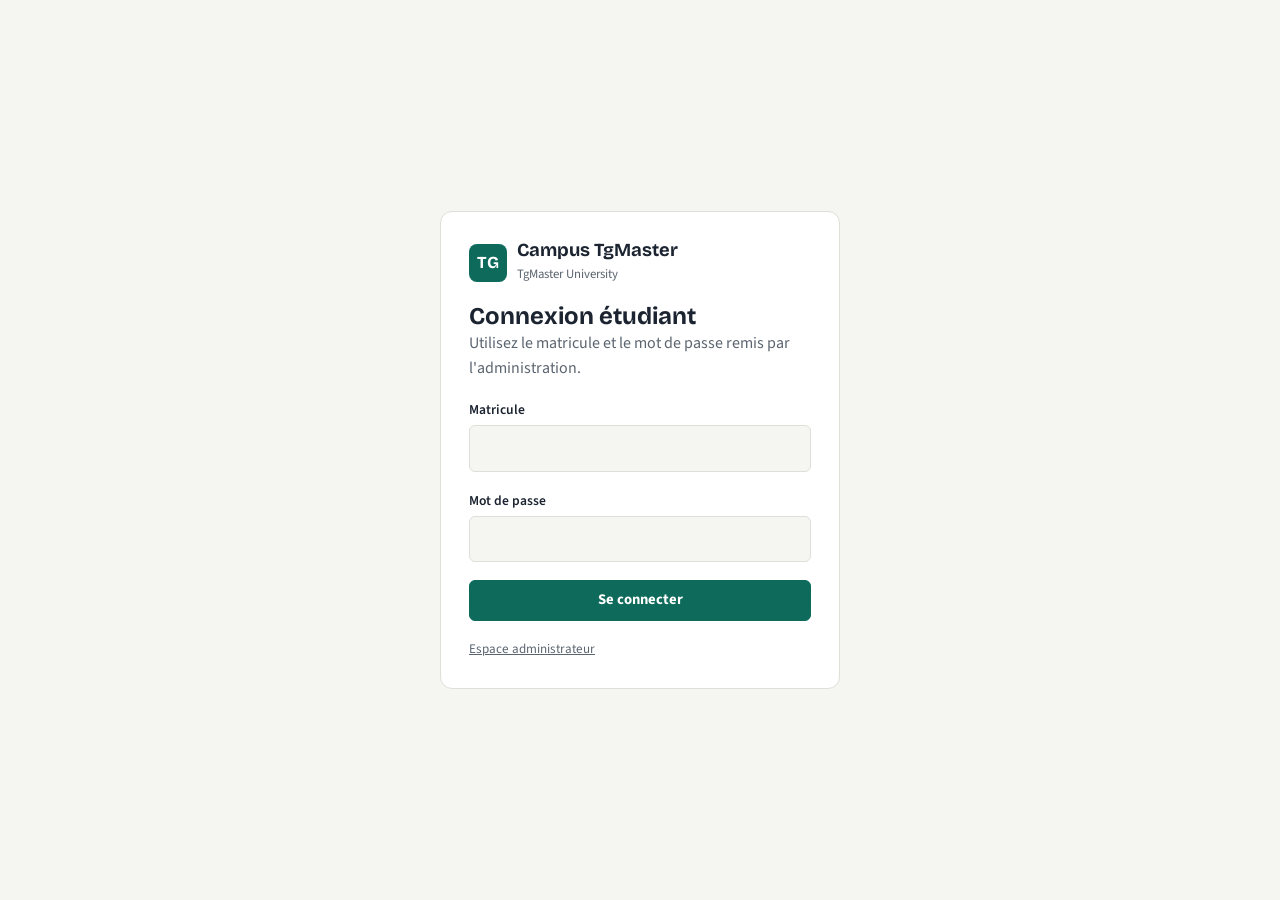
<file: index.html>
<!doctype html>
<html lang="fr">
<head>
<meta charset="utf-8">
<meta name="viewport" content="width=device-width, initial-scale=1">
<meta name="robots" content="noindex">
<title>Campus TgMaster</title>
<link rel="preconnect" href="https://fonts.googleapis.com">
<link rel="preconnect" href="https://fonts.gstatic.com" crossorigin>
<link rel="stylesheet" href="https://fonts.googleapis.com/css2?family=Bricolage+Grotesque:opsz,wght@12..96,500;12..96,700&family=Source+Sans+3:wght@400;600;700&family=JetBrains+Mono:wght@500&display=swap">
<link rel="stylesheet" href="assets/app.css">
</head>
<body>

<div class="auth" id="auth" hidden>
  <form class="auth-box" id="login-form" autocomplete="on">
    <div class="brand">
      <div class="brand-mark">TG</div>
      <div><b>Campus TgMaster</b><span>TgMaster University</span></div>
    </div>
    <div><h1>Connexion étudiant</h1><p>Utilisez le matricule et le mot de passe remis par l'administration.</p></div>
    <div class="msg err" id="login-err" hidden></div>
    <div class="field"><label for="login-mat">Matricule</label><input id="login-mat" name="username" autocomplete="username" required autocapitalize="characters"></div>
    <div class="field"><label for="login-pw">Mot de passe</label><input id="login-pw" name="password" type="password" autocomplete="current-password" required></div>
    <button class="btn primary" type="submit" id="login-btn">Se connecter</button>
    <a class="note-sample" href="admin.html">Espace administrateur</a>
  </form>
</div>

<div class="shell" id="shell" hidden>
  <aside class="side">
    <div class="brand">
      <div class="brand-mark">TG</div>
      <div><b>Campus TgMaster</b><span>TgMaster University</span></div>
    </div>
    <nav class="nav" aria-label="Navigation principale">
      <button id="nav-catalogue" data-view="catalogue">Catalogue</button>
      <button id="nav-dashboard" data-view="dashboard">Ma progression <span class="mono" id="nav-count"></span></button>
      <button id="nav-account" data-view="account">Mon compte</button>
    </nav>
    <div class="me who">
      <b id="who-name"></b>
      <span class="mono" id="who-mat"></span>
      <button class="link" id="logout">Se déconnecter</button>
    </div>
  </aside>
  <main class="main"><div class="wrap" id="app"></div></main>
</div>

<script src="assets/student.js"></script>
</body>
</html>
</file>
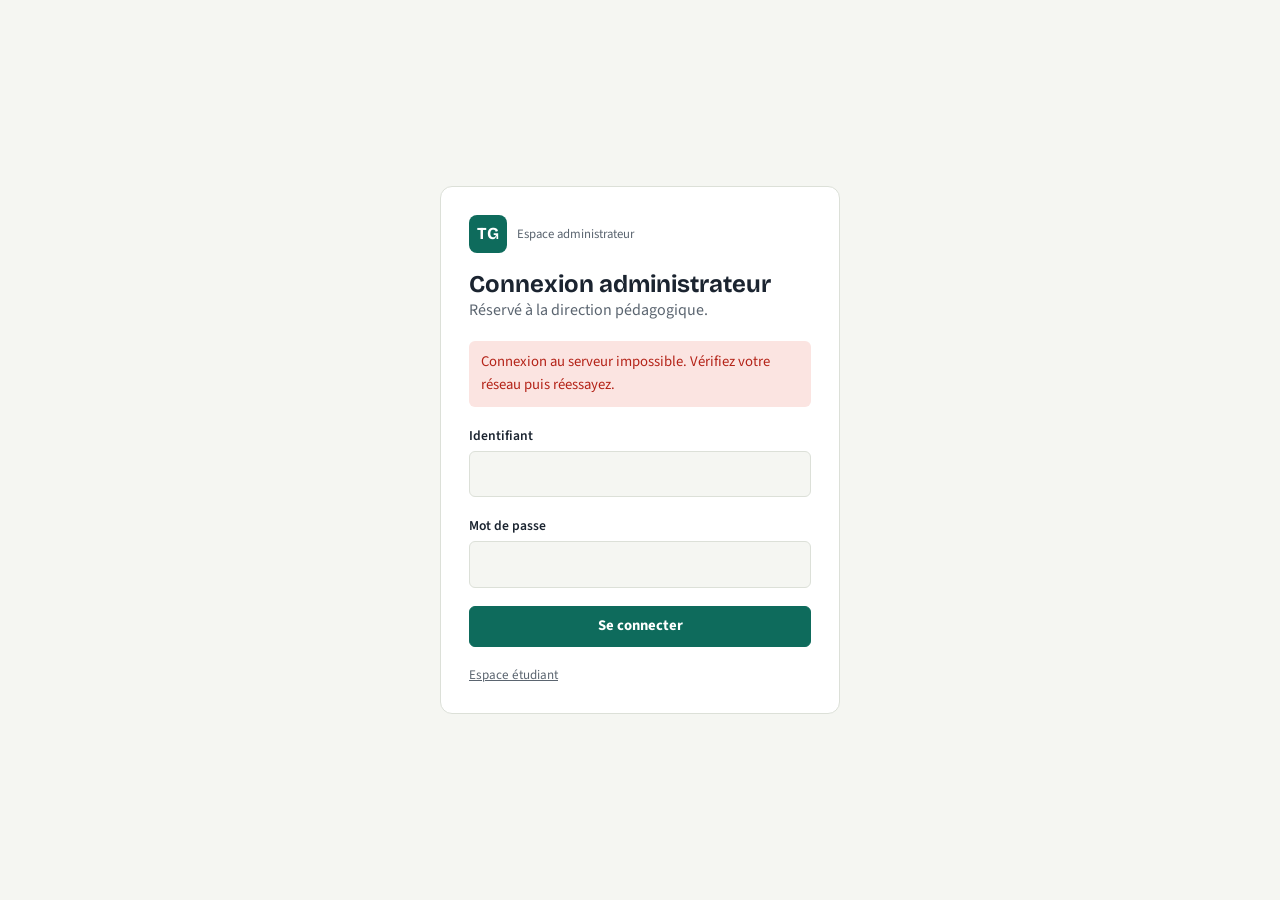
<file: admin.html>
<!doctype html>
<html lang="fr">
<head>
<meta charset="utf-8">
<meta name="viewport" content="width=device-width, initial-scale=1">
<meta name="robots" content="noindex">
<title>Administration · Campus TgMaster</title>
<link rel="preconnect" href="https://fonts.googleapis.com">
<link rel="preconnect" href="https://fonts.gstatic.com" crossorigin>
<link rel="stylesheet" href="https://fonts.googleapis.com/css2?family=Bricolage+Grotesque:opsz,wght@12..96,500;12..96,700&family=Source+Sans+3:wght@400;600;700&family=JetBrains+Mono:wght@500&display=swap">
<link rel="stylesheet" href="assets/app.css">
</head>
<body>

<div class="auth" id="auth" hidden>
  <form class="auth-box" id="auth-form" autocomplete="on">
    <div class="brand">
      <div class="brand-mark">TG</div>
      <div><span>Espace administrateur</span></div>
    </div>
    <div><h1 id="auth-title">Connexion administrateur</h1><p id="auth-text">Réservé à la direction pédagogique.</p></div>
    <div class="msg err" id="auth-err" hidden></div>
    <div class="field"><label for="a-user">Identifiant</label><input id="a-user" name="username" autocomplete="username" required></div>
    <div class="field"><label for="a-pw">Mot de passe</label><input id="a-pw" name="password" type="password" autocomplete="current-password" required><small id="a-pw-help" hidden>10 caractères au minimum. Notez-le : il n'existe pas de récupération automatique.</small></div>
    <button class="btn primary" type="submit" id="auth-btn">Se connecter</button>
    <a class="note-sample" href="index.html">Espace étudiant</a>
  </form>
</div>

<div class="shell" id="shell" hidden>
  <aside class="side">
    <div class="brand">
      <div class="brand-mark">TG</div>
      <div><b>TgMaster University</b><span>Espace administrateur</span></div>
    </div>
    <nav class="nav" aria-label="Navigation administrateur">
      <button data-view="students">Étudiants <span class="mono" id="n-students"></span></button>
      <button data-view="results">Résultats des quiz <span class="mono" id="n-results"></span></button>
      <button data-view="create">Créer des comptes</button>
      <button data-view="settings">Paramètres</button>
    </nav>
    <div class="me who">
      <button class="link" id="refresh">Actualiser les données</button>
      <button class="link" id="logout">Se déconnecter</button>
    </div>
  </aside>
  <main class="main"><div class="wrap" id="app"></div></main>
</div>

<script src="assets/admin.js"></script>
</body>
</html>
</file>
<file: assets/app.css>
:root{
  color-scheme:light;
  --bg:#F5F6F2; --surface:#FFFFFF; --sunk:#ECEEE8; --ink:#1B2430; --muted:#5B6570; --line:#DCE0D8;
  --accent:#0E6B5C; --accent-ink:#FFFFFF; --accent-soft:#DDEFEA;
  --ochre:#B7791F; --ochre-soft:#F6EAD3;
  --plum:#6B3F7A; --plum-soft:#EFE4F2;
  --ok:#1F7A3A; --bad:#B42318; --bad-soft:#FBE4E1; --ok-soft:#DFF2E4;
  --display:"Bricolage Grotesque", "Segoe UI", system-ui, sans-serif;
  --body:"Source Sans 3", "Segoe UI", system-ui, sans-serif;
  --mono:"JetBrains Mono", ui-monospace, Menlo, Consolas, monospace;
}
@media (prefers-color-scheme: dark){
  :root:not([data-theme="light"]){
    color-scheme:dark;
    --bg:#11171C; --surface:#182129; --sunk:#0D1216; --ink:#E6EAE5; --muted:#9AA5AE; --line:#2A3540;
    --accent:#3FB59C; --accent-ink:#06201B; --accent-soft:#16332D;
    --ochre:#E0A64A; --ochre-soft:#3A2D17;
    --plum:#C99BD8; --plum-soft:#34243B;
    --ok:#5CCB7C; --bad:#F2877B; --bad-soft:#3E1F1C; --ok-soft:#173422;
  }
}
:root[data-theme="dark"]{
  color-scheme:dark;
  --bg:#11171C; --surface:#182129; --sunk:#0D1216; --ink:#E6EAE5; --muted:#9AA5AE; --line:#2A3540;
  --accent:#3FB59C; --accent-ink:#06201B; --accent-soft:#16332D;
  --ochre:#E0A64A; --ochre-soft:#3A2D17;
  --plum:#C99BD8; --plum-soft:#34243B;
  --ok:#5CCB7C; --bad:#F2877B; --bad-soft:#3E1F1C; --ok-soft:#173422;
}
*{box-sizing:border-box}
html,body{background:var(--bg)}
body{color:var(--ink);font-family:var(--body);font-size:16px;line-height:1.55}
h1,h2,h3,h4{font-family:var(--display);line-height:1.15;text-wrap:balance;margin:0}
button{font:inherit;color:inherit;cursor:pointer}
button:focus-visible,a:focus-visible,input:focus-visible,textarea:focus-visible,select:focus-visible{outline:2px solid var(--accent);outline-offset:2px}
.mono{font-family:var(--mono);font-size:.78rem;font-variant-numeric:tabular-nums}
.eyebrow{font-size:.75rem;letter-spacing:.08em;text-transform:uppercase;font-weight:700;color:var(--muted)}

/* shell */
.shell{display:grid;grid-template-columns:260px 1fr;min-height:100vh}
.side{background:var(--sunk);border-right:1px solid var(--line);padding:24px 18px;display:flex;flex-direction:column;gap:24px;position:sticky;top:env(safe-area-inset-top,0px);height:100vh;overflow:auto}
.brand{display:flex;gap:10px;align-items:center}
.brand-mark{width:38px;height:38px;border-radius:8px;background:var(--accent);color:var(--accent-ink);display:grid;place-items:center;font-family:var(--display);font-weight:700;font-size:1.05rem}
.brand b{font-family:var(--display);font-size:1.15rem;display:block;line-height:1.1}
.brand span{font-size:.8rem;color:var(--muted)}
.nav{display:flex;flex-direction:column;gap:4px}
.nav button{background:none;border:0;text-align:left;padding:9px 12px;border-radius:6px;font-weight:600;color:var(--muted);display:flex;justify-content:space-between;align-items:center}
.nav button:hover{background:var(--surface);color:var(--ink)}
.nav button[aria-current="true"]{background:var(--surface);color:var(--ink);box-shadow:inset 3px 0 0 var(--accent)}
.side .me{margin-top:auto;display:flex;flex-direction:column;gap:6px}
.side label{font-size:.8rem;color:var(--muted)}
.side input{width:100%;padding:8px 10px;border:1px solid var(--line);border-radius:6px;background:var(--surface);color:var(--ink);font:inherit}
.main{padding-block:32px 64px;padding-inline:clamp(16px,4vw,48px);min-width:0}
.wrap{max-width:1080px;margin:0 auto;display:flex;flex-direction:column;gap:28px}

/* header */
.page-head{display:flex;flex-wrap:wrap;justify-content:space-between;align-items:flex-end;gap:16px}
.page-head h1{font-size:clamp(1.7rem,3.2vw,2.4rem)}
.page-head p{margin:.35rem 0 0;color:var(--muted);max-width:62ch}
.filters{display:flex;flex-wrap:wrap;gap:8px}
.chip{border:1px solid var(--line);background:var(--surface);padding:6px 12px;border-radius:999px;font-size:.88rem;font-weight:600;color:var(--muted)}
.chip[aria-pressed="true"]{background:var(--ink);color:var(--bg);border-color:var(--ink)}
.search{flex:1 1 220px;max-width:320px;padding:8px 12px;border:1px solid var(--line);border-radius:6px;background:var(--surface);color:var(--ink);font:inherit}

/* unit tags */
.unit{display:inline-flex;align-items:center;gap:6px;font-size:.75rem;font-weight:700;letter-spacing:.04em;text-transform:uppercase;padding:3px 8px;border-radius:4px}
.u-trad{background:var(--accent-soft);color:var(--accent)}
.u-lang{background:var(--plum-soft);color:var(--plum)}
.u-prat{background:var(--ochre-soft);color:var(--ochre)}

/* catalogue */
.grid{display:grid;grid-template-columns:repeat(auto-fill,minmax(290px,1fr));gap:20px}
.card h3{min-height:2.3em}
.card{background:var(--surface);border:1px solid var(--line);border-radius:10px;display:flex;flex-direction:column;overflow:hidden}
.card-top{height:92px;position:relative;border-bottom:1px solid var(--line)}
.card-top canvas{width:100%;height:100%;display:block}
.card-top .code{position:absolute;left:16px;bottom:10px;background:var(--surface);padding:2px 8px;border-radius:4px}
.card-body{padding:16px 18px 18px;display:flex;flex-direction:column;gap:10px;flex:1}
.card h3{font-size:1.2rem}
.card p{margin:0;color:var(--muted);font-size:.95rem}
.meta{display:flex;flex-wrap:wrap;gap:14px;color:var(--muted);font-size:.85rem}
.bar{height:6px;background:var(--sunk);border-radius:99px;overflow:hidden}
.bar i{display:block;height:100%;background:var(--accent);border-radius:99px;transition:width .4s}
.card-foot{margin-top:auto;display:flex;align-items:center;justify-content:space-between;gap:12px;padding-top:6px}
.btn{border:1px solid var(--line);background:var(--surface);padding:8px 14px;border-radius:6px;font-weight:700;font-size:.92rem}
.btn:hover{border-color:var(--muted)}
.btn.primary{background:var(--accent);color:var(--accent-ink);border-color:var(--accent)}
.btn.primary:hover{filter:brightness(1.07)}
.btn:disabled{opacity:.45;cursor:not-allowed}
.empty{padding:32px;text-align:center;color:var(--muted);border:1px dashed var(--line);border-radius:10px}

/* course */
.back{background:none;border:0;color:var(--muted);font-weight:600;padding:0;align-self:flex-start}
.back:hover{color:var(--ink)}
.course{display:grid;grid-template-columns:300px 1fr;gap:28px;align-items:start}
.outline{background:var(--surface);border:1px solid var(--line);border-radius:10px;padding:18px;display:flex;flex-direction:column;gap:16px;position:sticky;top:calc(env(safe-area-inset-top,0px) + 16px)}
.outline h4{font-size:.95rem;font-family:var(--body);font-weight:700;margin-bottom:4px}
.outline ol{list-style:none;margin:0;padding:0;display:flex;flex-direction:column;gap:2px}
.lesson-btn{width:100%;display:grid;grid-template-columns:22px 1fr auto;gap:10px;align-items:center;text-align:left;background:none;border:0;padding:8px;border-radius:6px;font-size:.93rem}
.lesson-btn:hover{background:var(--sunk)}
.lesson-btn[aria-current="true"]{background:var(--accent-soft)}
.dot{width:18px;height:18px;border-radius:50%;border:2px solid var(--line);display:grid;place-items:center}
.dot.done{background:var(--accent);border-color:var(--accent)}
.dot.done::after{content:"";width:7px;height:4px;border-left:2px solid var(--accent-ink);border-bottom:2px solid var(--accent-ink);transform:rotate(-45deg) translate(1px,-1px)}
.lesson-btn .mono{color:var(--muted)}
.lesson{background:var(--surface);border:1px solid var(--line);border-radius:10px;padding:clamp(20px,3vw,36px);display:flex;flex-direction:column;gap:20px;min-width:0}
.lesson h2{font-size:clamp(1.5rem,2.6vw,2rem)}
.prose{max-width:68ch}
.prose p,.prose ul,.prose ol{margin:0 0 .9rem}
.prose h3{font-size:1.15rem;margin:1.4rem 0 .5rem}
.prose li{margin-bottom:.3rem}
.prose .tbl{overflow-x:auto;margin:0 0 1rem}
.prose table{border-collapse:collapse;width:100%;font-size:.93rem;min-width:440px}
.prose th,.prose td{text-align:left;padding:8px 10px;border-bottom:1px solid var(--line);vertical-align:top}
.prose th{font-size:.78rem;text-transform:uppercase;letter-spacing:.05em;color:var(--muted)}
.prose td:first-child{font-family:var(--mono);font-size:.85rem;white-space:nowrap}
.callout{background:var(--sunk);border-radius:8px;padding:14px 16px;margin:0 0 1rem}
.callout b{display:block;margin-bottom:4px}
.phrase{font-family:var(--mono);font-size:.86rem;background:var(--plum-soft);color:var(--plum);padding:1px 6px;border-radius:4px}
.video{display:flex;gap:14px;align-items:center;background:var(--sunk);border-radius:8px;padding:14px 16px;text-decoration:none;color:var(--ink)}
.video .play{width:42px;height:42px;border-radius:50%;background:var(--ink);flex:none;display:grid;place-items:center}
.video .play::after{content:"";border-left:12px solid var(--bg);border-top:8px solid transparent;border-bottom:8px solid transparent;margin-left:3px}
.lesson-nav{display:flex;flex-wrap:wrap;gap:10px;justify-content:space-between;align-items:center;border-top:1px solid var(--line);padding-top:18px}
.notes textarea{width:100%;min-height:90px;padding:10px 12px;border:1px solid var(--line);border-radius:6px;background:var(--bg);color:var(--ink);font:inherit;resize:vertical}

/* quiz */
.q{display:flex;flex-direction:column;gap:10px;padding:16px 0;border-bottom:1px solid var(--line)}
.q:last-of-type{border-bottom:0}
.q p{margin:0;font-weight:600}
.opt{display:flex;gap:10px;align-items:flex-start;padding:10px 12px;border:1px solid var(--line);border-radius:6px;cursor:pointer}
.opt:hover{border-color:var(--muted)}
.opt input{margin-top:4px;accent-color:var(--accent)}
.opt.right{border-color:var(--ok);background:var(--ok-soft)}
.opt.wrong{border-color:var(--bad);background:var(--bad-soft)}
.explain{font-size:.92rem;color:var(--muted)}
.score{display:flex;gap:14px;align-items:center;padding:14px 16px;border-radius:8px}
.score.pass{background:var(--ok-soft);color:var(--ok)}
.score.fail{background:var(--bad-soft);color:var(--bad)}
.score strong{font-family:var(--display);font-size:1.6rem}

/* dashboard */
.stats{display:grid;grid-template-columns:repeat(auto-fit,minmax(170px,1fr));gap:16px}
.stat{background:var(--surface);border:1px solid var(--line);border-radius:10px;padding:16px 18px}
.stat strong{display:block;font-family:var(--display);font-size:2rem;font-variant-numeric:tabular-nums}
.stat span{color:var(--muted);font-size:.9rem}
.rows{background:var(--surface);border:1px solid var(--line);border-radius:10px}
.row{display:grid;grid-template-columns:1fr 160px 120px 120px;gap:16px;align-items:center;padding:14px 18px;border-bottom:1px solid var(--line)}
.row:last-child{border-bottom:0}
.row .t{font-weight:700}
.row .s{font-size:.85rem;color:var(--muted)}
.pill{white-space:nowrap;font-size:.78rem;font-weight:700;padding:3px 9px;border-radius:99px;justify-self:start}
.pill.done{background:var(--ok-soft);color:var(--ok)}
.pill.prog{background:var(--ochre-soft);color:var(--ochre)}
.pill.new{background:var(--sunk);color:var(--muted)}

/* certificate */
.cert{border:2px solid var(--accent);border-radius:12px;padding:clamp(20px,4vw,40px);background:var(--surface);text-align:center;display:flex;flex-direction:column;gap:10px;align-items:center;position:relative}
.cert::before{content:"";position:absolute;inset:8px;border:1px solid var(--accent-soft);border-radius:8px;pointer-events:none}
.cert h3{font-size:clamp(1.4rem,3vw,2rem)}
.cert .name{font-family:var(--display);font-size:clamp(1.3rem,3vw,1.8rem);color:var(--accent)}
.note-sample{font-size:.82rem;color:var(--muted)}

@media (max-width:860px){
  .shell{grid-template-columns:1fr}
  .side{position:static;height:auto;flex-direction:row;flex-wrap:wrap;align-items:center;gap:12px;padding:12px 16px;border-right:0;border-bottom:1px solid var(--line)}
  .nav{flex-direction:row;flex-wrap:wrap}
  .side .me{margin-top:0;flex:1 1 180px}
  .side .me label{display:none}
  .course{grid-template-columns:1fr}
  .outline{position:static}
  .row{grid-template-columns:1fr auto;}
  .row .bar-cell{grid-column:1 / -1}
}
@media (prefers-reduced-motion:reduce){*{transition:none!important}}

/* onglets et quiz */
.tabs{display:flex;gap:4px;border-bottom:1px solid var(--line);flex-wrap:wrap}
.tabs button{background:none;border:0;border-bottom:3px solid transparent;padding:10px 14px;font-weight:700;color:var(--muted);display:flex;gap:8px;align-items:center;margin-bottom:-1px}
.tabs button[aria-selected="true"]{color:var(--ink);border-bottom-color:var(--accent)}
.tabs button:hover{color:var(--ink)}
.to-quiz{display:flex;flex-wrap:wrap;gap:14px;justify-content:space-between;align-items:center;background:var(--accent-soft);border-radius:8px;padding:14px 16px;margin-top:18px}
.quiz-head{display:flex;flex-wrap:wrap;gap:10px;justify-content:space-between;align-items:center;background:var(--sunk);border-radius:8px;padding:12px 14px;position:sticky;top:env(safe-area-inset-top,0px);z-index:2}
.q{border:0;margin:0;padding:16px 0;border-bottom:1px solid var(--line);display:flex;flex-direction:column;gap:8px;min-width:0}
.q legend{padding:0;font-weight:600;margin-bottom:8px;display:flex;gap:10px;align-items:baseline}
.qn{background:var(--ink);color:var(--bg);border-radius:4px;padding:1px 6px;flex:none}
.explain{font-size:.92rem;color:var(--muted);background:var(--sunk);border-radius:6px;padding:8px 12px}
#quiz{display:flex;flex-direction:column;gap:4px}
#score{margin:10px 0}
.notes{margin-top:18px;display:flex;flex-direction:column;gap:6px}

/* base (page autonome) */
html{-webkit-text-size-adjust:100%}
body{margin:0}
img{max-width:100%}
[hidden]{display:none!important}
.card h3{min-height:0}

/* connexion */
.auth{min-height:100vh;display:grid;place-items:center;padding:24px 16px}
.auth-box{width:100%;max-width:400px;background:var(--surface);border:1px solid var(--line);border-radius:12px;padding:28px;display:flex;flex-direction:column;gap:18px}
.auth-box h1{font-size:1.5rem}
.auth-box p{margin:0;color:var(--muted)}
.field{display:flex;flex-direction:column;gap:5px}
.field label{font-size:.85rem;font-weight:600}
.field input,.field textarea,.field select{padding:10px 12px;border:1px solid var(--line);border-radius:6px;background:var(--bg);color:var(--ink);font:inherit;width:100%}
.field small{color:var(--muted)}
.msg{padding:10px 12px;border-radius:6px;font-size:.92rem}
.msg.err{background:var(--bad-soft);color:var(--bad)}
.msg.ok{background:var(--ok-soft);color:var(--ok)}
.side .who{font-size:.9rem;display:flex;flex-direction:column;gap:2px}
.side .who b{font-family:var(--body);font-size:.95rem}
.link{background:none;border:0;padding:0;color:var(--accent);font-weight:600;text-align:left}
.link:hover{text-decoration:underline}
.locked{display:flex;gap:10px;align-items:flex-start;background:var(--ochre-soft);color:var(--ink);border-radius:8px;padding:12px 14px}
.confirm{display:flex;flex-wrap:wrap;gap:10px;align-items:center;background:var(--ochre-soft);border-radius:8px;padding:12px 14px}

/* administration */
.toolbar{display:flex;flex-wrap:wrap;gap:10px;align-items:center}
.toolbar .search{max-width:280px}
.toolbar select{padding:8px 10px;border:1px solid var(--line);border-radius:6px;background:var(--surface);color:var(--ink);font:inherit}
.tbl-wrap{overflow-x:auto;background:var(--surface);border:1px solid var(--line);border-radius:10px}
table.data{border-collapse:collapse;width:100%;font-size:.93rem;min-width:760px}
table.data th,table.data td{text-align:left;padding:10px 14px;border-bottom:1px solid var(--line);vertical-align:middle}
table.data th{font-size:.75rem;text-transform:uppercase;letter-spacing:.05em;color:var(--muted);white-space:nowrap}
table.data tr:last-child td{border-bottom:0}
table.data tbody tr.click{cursor:pointer}
table.data tbody tr.click:hover{background:var(--sunk)}
table.data td.num,table.data th.num{text-align:right;font-variant-numeric:tabular-nums}
.mini{display:flex;align-items:center;gap:8px;min-width:150px}
.mini .bar{flex:1}
.panel{background:var(--surface);border:1px solid var(--line);border-radius:10px;padding:20px;display:flex;flex-direction:column;gap:16px}
.panel h2{font-size:1.2rem}
.form-grid{display:grid;grid-template-columns:repeat(auto-fit,minmax(180px,1fr));gap:14px}
.creds{background:var(--sunk);border-radius:8px;padding:12px 14px;font-family:var(--mono);font-size:.85rem;white-space:pre;overflow-x:auto;max-height:260px;user-select:all}
.heat{display:grid;grid-template-columns:minmax(90px,auto) repeat(10,minmax(34px,1fr));gap:4px;align-items:center;font-size:.8rem;min-width:520px}
.heat .hc{height:30px;border-radius:4px;display:grid;place-items:center;font-family:var(--mono);font-size:.72rem;background:var(--sunk);color:var(--muted);border:0;width:100%}
.heat .hc.pass{background:var(--ok-soft);color:var(--ok);font-weight:700}
.heat .hc.fail{background:var(--bad-soft);color:var(--bad);font-weight:700}
.heat button.hc{cursor:pointer}
.heat button.hc:hover{outline:2px solid var(--ink)}
.heat .hh{text-align:center;color:var(--muted);font-family:var(--mono);font-size:.72rem}
.legend{display:flex;flex-wrap:wrap;gap:14px;font-size:.82rem;color:var(--muted)}
.legend i{display:inline-block;width:12px;height:12px;border-radius:3px;margin-right:5px;vertical-align:-1px}
.switch{display:flex;gap:10px;align-items:center}
.switch input{width:18px;height:18px;accent-color:var(--accent)}
table.data td{white-space:nowrap}
table.data td.wrap{white-space:normal;min-width:220px}
.nav button{gap:8px}
.heat .hc{font-size:.78rem}
</file>
